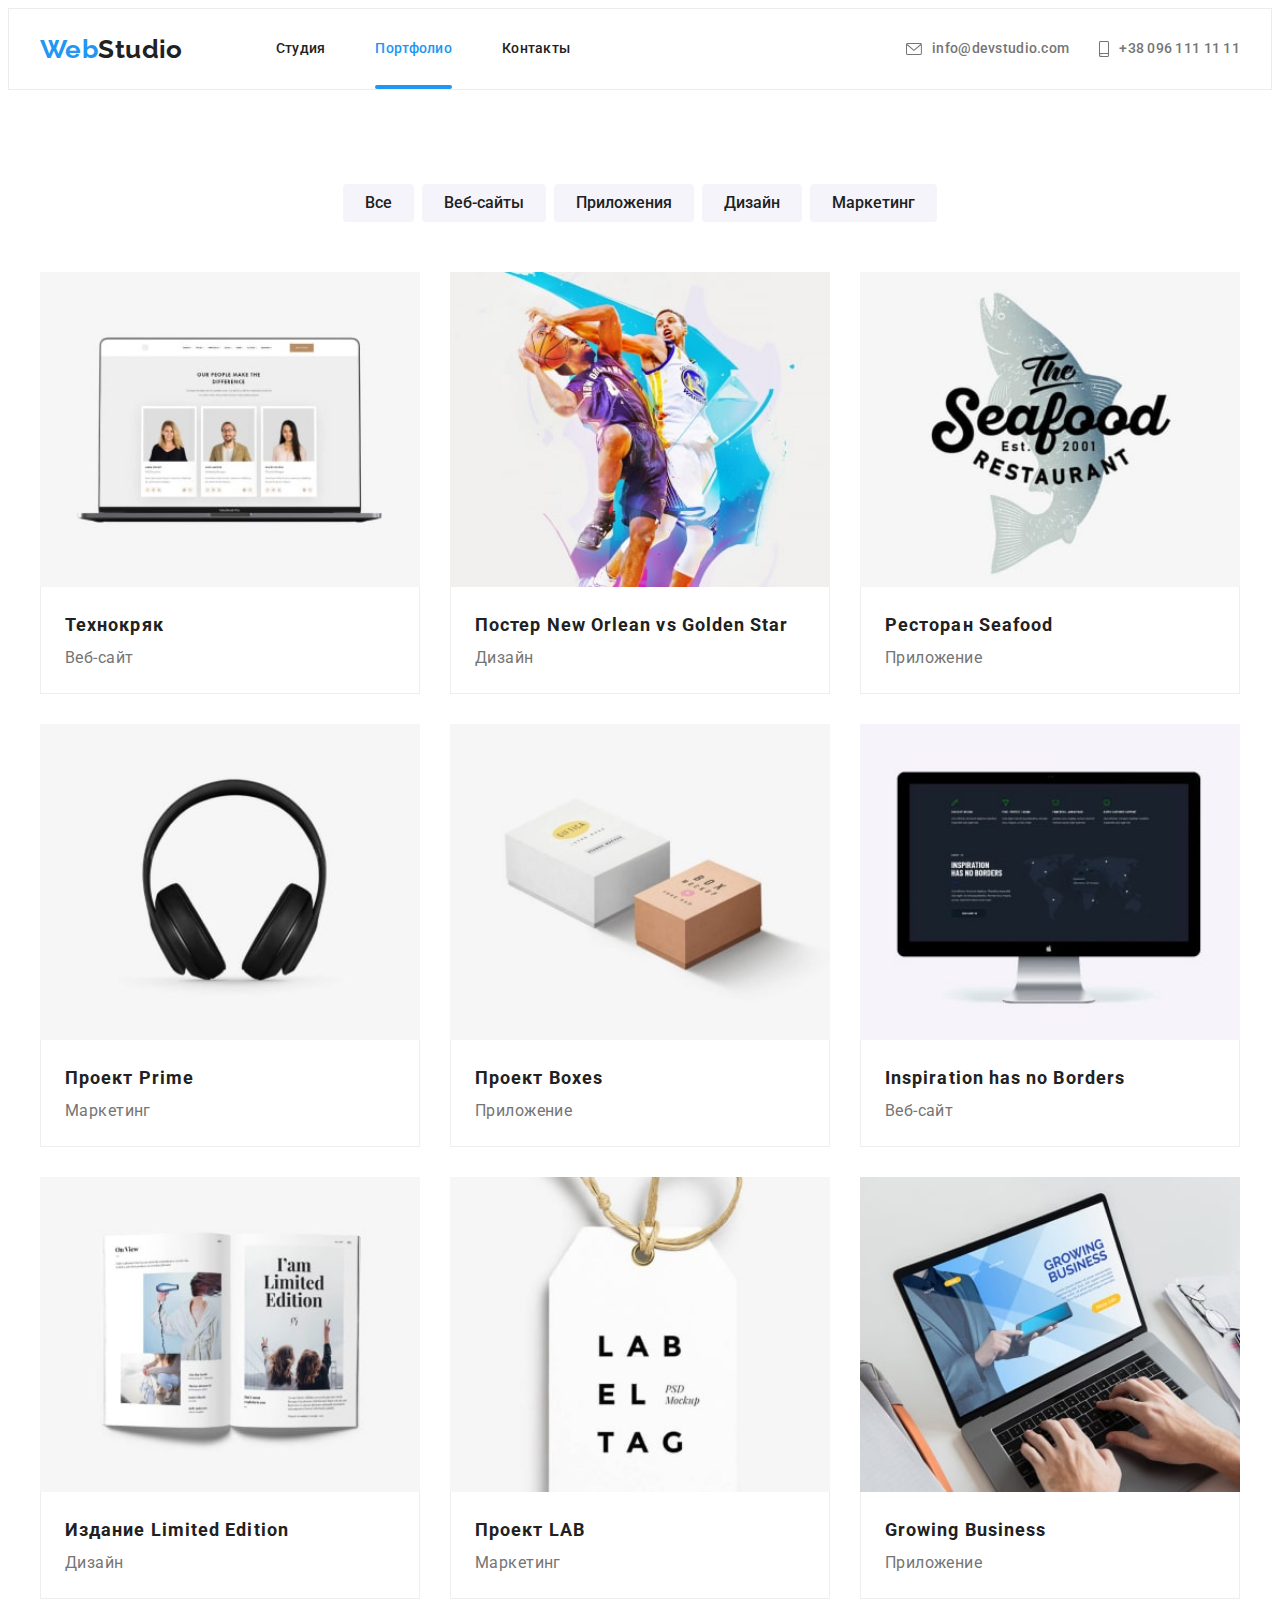
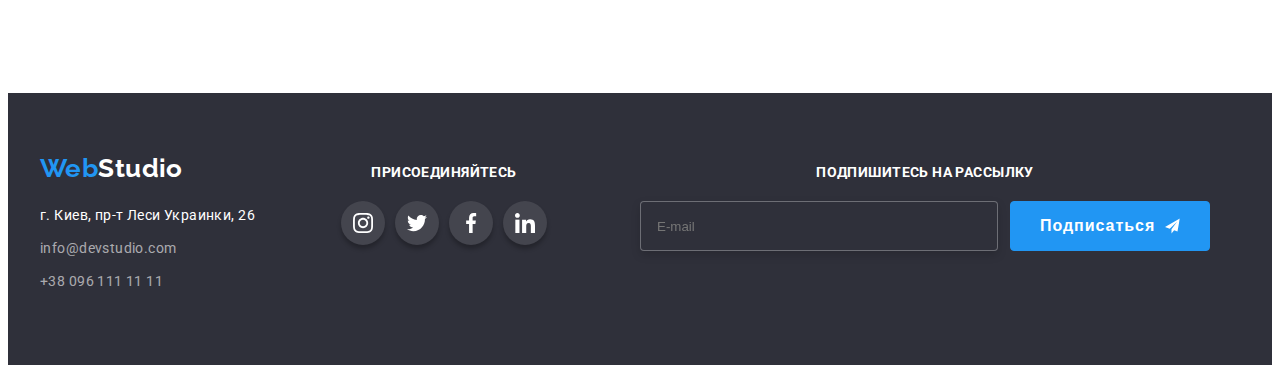
<file: portfolio.html>
<!DOCTYPE html>
<html lang="ru">
  <head>
    <meta charset="UTF-8" />
    <meta http-equiv="X-UA-Compatible" content="IE=edge" />
    <meta name="viewport" content="width=device-width, initial-scale=1.0" />
    <title>Document</title>
    <link rel="preconnect" href="https://fonts.googleapis.com" />
    <link rel="preconnect" href="https://fonts.gstatic.com" crossorigin />
    <link
      href="https://fonts.googleapis.com/css2?family=Raleway:wght@700&family=Roboto:wght@400;500;700;900&display=swap"
      rel="stylesheet"
    />
    <link
      rel="stylesheet"
      href="https://cdnjs.cloudflare.com/ajax/libs/modern-normalize/1.1.0/modern-normalize.min.css"
      integrity="sha512-wpPYUAdjBVSE4KJnH1VR1HeZfpl1ub8YT/NKx4PuQ5NmX2tKuGu6U/JRp5y+Y8XG2tV+wKQpNHVUX03MfMFn9Q=="
      crossorigin="anonymous"
      referrerpolicy="no-referrer"
    />
    <link rel="stylesheet" href="./css/main.min.css" />
  </head>
  <body>
    <header class="header line-portfolio">
      <div class="container header-nav">
        <a class="header-logo link" href=""
          >Web<span class="studio">Studio</span></a
        >

        <button type="button" class="menu-open-btn">
          <svg class="mob-svg-open" width="40" height="40">
            <use href="./img/symbol-defs.svg#icon-menu-40px"></use>
          </svg>
        </button>

        <nav class="header-navigation">
          <ul class="menu-nav list">
            <li class="menu-nav__item">
              <a href="./index.html" class="menu-nav__link link">Студия</a>
            </li>
            <li class="menu-nav__item">
              <a href="./portfolio.html" class="menu-nav__link link current"
                >Портфолио</a
              >
            </li>
            <li class="menu-nav__item">
              <a href="" class="menu-nav__link link">Контакты</a>
            </li>
          </ul>
        </nav>
        <ul class="header-contact">
          <li class="header-contact__item">
            <a
              class="header-contact__link header-mail link"
              href="mailto:info@devstudio.com "
            >
              <svg class="header__icon mail" width="16" height="12">
                <use href="./img/symbol-defs.svg#icon-mail"></use>
              </svg>
              info@devstudio.com</a
            >
          </li>
          <li class="header-contact__item">
            <a
              class="header-contact__link header-tel link"
              href="tel:+380961111111"
            >
              <svg class="header__icon tel" width="10" height="16">
                <use href="./img/symbol-defs.svg#icon-smartphone"></use>
              </svg>
              +38 096 111 11 11</a
            >
          </li>
        </ul>
      </div>
      <div class="mob-menu is-hidden">
        <div class="container">
          <div class="mob-menu-top">
            <button type="button" class="menu-close-btn">
              <svg class="mob-svg-close" width="40" height="40">
                <use href="./img/symbol-defs.svg#icon-close-40px"></use>
              </svg>
            </button>

            <nav class="mob-navigation">
              <ul class="mob-menu-nav list">
                <li class="mob-menu-nav__item">
                  <a class="mob-menu-nav__link link" href="./index.html"
                    >Студия</a
                  >
                </li>
                <li class="mob-menu-nav__item">
                  <a
                    class="mob-menu-nav__link link current"
                    href="./portfolio.html"
                    >Портфолио</a
                  >
                </li>
                <li class="mob-menu-nav__item">
                  <a href="" class="mob-menu-nav__link link">Контакты</a>
                </li>
              </ul>
            </nav>
          </div>
          <div class="mob-menu-container">
            <ul class="mob-contact">
              <li class="mob-contact__item">
                <a
                  class="mob-contact__link mob-header-tel link"
                  href="tel:+380961111111"
                >
                  +38 096 111 11 11</a
                >
              </li>
              <li class="mob-contact__item">
                <a
                  class="mob-contact__link mob-header-mail link"
                  href="mailto:info@devstudio.com "
                >
                  info@devstudio.com</a
                >
              </li>
            </ul>
            <ul class="mob-social">
              <li class="mob-social-item">
                <a
                  href=""
                  class="mob-social-link"
                  target="_blank"
                  rel="noopener norefferer nofollow"
                  >Instagram</a
                >
              </li>
              <li class="mob-social-item">
                <a
                  href=""
                  class="mob-social-link"
                  target="_blank"
                  rel="noopener norefferer nofollow"
                  >Twitter</a
                >
              </li>
              <li class="mob-social-item">
                <a
                  href=""
                  class="mob-social-link"
                  target="_blank"
                  rel="noopener norefferer nofollow"
                  >Facebook</a
                >
              </li>
              <li class="mob-social-item">
                <a
                  href=""
                  class="mob-social-link"
                  target="_blank"
                  rel="noopener norefferer nofollow"
                  >LinkedIn</a
                >
              </li>
            </ul>
          </div>
        </div>
      </div>
    </header>
    <main>
      <section class="portfolio">
        <div class="container">
          <!--Фільтр-->
          <ul class="filter list">
            <li class="filter__item">
              <button class="filter__btn" type="button">Все</button>
            </li>
            <li class="filter__item">
              <button class="filter__btn" type="button">Веб-сайты</button>
            </li>
            <li class="filter__item">
              <button class="filter__btn" type="button">Приложения</button>
            </li>
            <li class="filter__item">
              <button class="filter__btn" type="button">Дизайн</button>
            </li>
            <li class="filter__item">
              <button class="filter__btn" type="button">Маркетинг</button>
            </li>
          </ul>

          <!--поекти портфоліо-->
          <h1 class="portfolio-title-first visually-hidden">Портфолио</h1>
          <ul class="project project-list list">
            <li class="project__item portfolio-item">
              <a class="project__link link" href="">
                <div class="project__img">
                  <img
                    srcset="
                      ./img/portfolio/desktop/technokrjak1x.jpg 370w,
                      ./img/portfolio/tab/tab-technokrjak1x.jpg 354w,
                      ./img/portfolio/mob/mob-tehnokrjar1x.jpg  450w,
                      ./img/portfolio/desktop/technokrjak2x.jpg 540w,
                      ./img/portfolio/tab/tab-technokrjak2x.jpg 708w,
                      ./img/portfolio/mob/mob-tehnokrjar2x.jpg  900w
                    "
                    scr="./img/portfolio/tehnokrjar.jpg"
                    alt="restaurantseafoo "
                    sizes=" (max-width: 1200px) 370px, (min-width: 768px) 354px, (min-width: 480px) 450px"
                  />

                  <p class="project__text overlay">
                    Ресурс предлагает комплексные предложения с разным уровнем
                    функционала и сервисов. Все это позволит посетителю получить
                    исчерпывающие сведения о компании или частном лице.
                  </p>
                </div>
                <div class="project-card portfolio-section">
                  <h2 class="project-card__title">Технокряк</h2>
                  <p class="project-card__text">Веб-сайт</p>
                </div>
              </a>
            </li>
            <li class="project__item portfolio-item">
              <a class="project__link link" href="">
                <div class="project__img">
                  <img
                    srcset="
                      ./img/portfolio/desktop/posternew1x.jpg 370w,
                      ./img/portfolio/tab/tab-posternew1x.jpg 354w,
                      ./img/portfolio/mob/mob-posternew1x.jpg 450w,
                      ./img/portfolio/desktop/posternew2x.jpg 540w,
                      ./img/portfolio/tab/tab-posternew2x.jpg 708w,
                      ./img/portfolio/mob/mob-posternew2x.jpg 900w
                    "
                    scr="./img/portfolio/posternew.jpg"
                    alt="posternew "
                    sizes=" (max-width: 1199px) 370px, (min-width: 768px) 354px, (min-width: 480px) 450px"
                  />

                  <!--img
                    src="./img/portfolio/posternew.jpg"
                    alt="posternew"
                    width="370"
                  /-->
                  <p class="overlay">
                    Ресурс предлагает комплексные предложения с разным уровнем
                    функционала и сервисов. Все это позволит посетителю получить
                    исчерпывающие сведения о компании или частном лице.
                  </p>
                </div>
                <div class="project-card portfolio-section">
                  <h2 class="project-card__title">
                    Постер New Orlean vs Golden Star
                  </h2>
                  <p class="project-card__text">Дизайн</p>
                </div>
              </a>
            </li>
            <li class="project__item portfolio-item">
              <a class="project__link link" href="">
                <div class="project__img">
                  <img
                    srcset="
                      ./img/portfolio/desktop/restaurantseafood1x.jpg 370w,
                      ./img/portfolio/tab/tab-restaurantseafood1x.jpg 354w,
                      ./img/portfolio/mob/mob-restaurantseafood1x.jpg 450w,
                      ./img/portfolio/desktop/restaurantseafood2x.jpg 540w,
                      ./img/portfolio/tab/tab-restaurantseafood2x.jpg 708w,
                      ./img/portfolio/mob/mob-restaurantseafood2x.jpg 900w
                    "
                    scr="./img/portfolio/restaurantseafood.jpg"
                    alt="restaurantseafoo "
                    sizes=" (max-width: 1200px) 370px, (min-width: 768px) 354px, (min-width: 480px) 450px"
                  />

                  <!--<img
                    src="./img/portfolio/restaurantseafood.jpg"
                    alt="restaurantseafood"
                    width="370"
                  />-->
                  <p class="overlay">
                    Ресурс предлагает комплексные предложения с разным уровнем
                    функционала и сервисов. Все это позволит посетителю получить
                    исчерпывающие сведения о компании или частном лице.
                  </p>
                </div>
                <div class="project-card portfolio-section">
                  <h2 class="project-card__title">Ресторан Seafood</h2>
                  <p class="project-card__text">Приложение</p>
                </div>
              </a>
            </li>
            <li class="project__item portfolio-item">
              <a class="project__link link" href="">
                <div class="project__img">
                  <img
                    srcset="
                      ./img/portfolio/desktop/prime1x.jpg 370w,
                      ./img/portfolio/tab/tab-prime1x.jpg 354w,
                      ./img/portfolio/mob/mob-prime1x.jpg 450w,
                      ./img/portfolio/desktop/prime2x.jpg 540w,
                      ./img/portfolio/tab/tab-prime2x.jpg 708w,
                      ./img/portfolio/mob/mob-prime2x.jpg 900w
                    "
                    scr="./img/portfolio/proektprime.jpg"
                    alt="prime "
                    sizes=" (max-width: 1200px) 370px, (min-width: 768px) 354px, (min-width: 480px) 450px"
                  />

                  <!--img
                    src="./img/portfolio/proektprime.jpg"
                    alt="proektprime"
                    width="370"
                  /-->
                  <p class="overlay">
                    Ресурс предлагает комплексные предложения с разным уровнем
                    функционала и сервисов. Все это позволит посетителю получить
                    исчерпывающие сведения о компании или частном лице.
                  </p>
                </div>
                <div class="project-card portfolio-section">
                  <h2 class="project-card__title">Проект Prime</h2>
                  <p class="project-card__text">Маркетинг</p>
                </div>
              </a>
            </li>
            <li class="project__item portfolio-item">
              <a class="project__link link" href="">
                <div class="project__img">
                  <img
                    srcset="
                      ./img/portfolio/desktop/proektboxes1x.jpg 370w,
                      ./img/portfolio/tab/tab-proektboxes1x.jpg 354w,
                      ./img/portfolio/mob/mob-boxes1x.jpg       450w,
                      ./img/portfolio/desktop/proektboxes2x.jpg 540w,
                      ./img/portfolio/tab/tab-proektboxes2x.jpg 708w,
                      ./img/portfolio/mob/mob-boxes2x.jpg       900w
                    "
                    scr="./img/portfolio/proektboxes.jpg"
                    alt="proektboxes "
                    sizes=" (max-width: 1200px) 370px, (min-width: 768px) 354px, (min-width: 480px) 450px"
                  />
                  <!--img
                    src="./img/portfolio/proektboxes.jpg"
                    alt="proektboxes"
                    width="370"
                  /-->
                  <p class="overlay">
                    Ресурс предлагает комплексные предложения с разным уровнем
                    функционала и сервисов. Все это позволит посетителю получить
                    исчерпывающие сведения о компании или частном лице.
                  </p>
                </div>
                <div class="project-card portfolio-section">
                  <h2 class="project-card__title">Проект Boxes</h2>
                  <p class="project-card__text">Приложение</p>
                </div>
              </a>
            </li>
            <li class="project__item portfolio-item">
              <a class="project__link link" href="">
                <div class="project__img">
                  <img
                    srcset="
                      ./img/portfolio/desktop/nspiration1x.jpg  370w,
                      ./img/portfolio/tab/tab-nspiration1x.jpg  354w,
                      ./img/portfolio/mob/mob-inspiration1x.jpg 450w,
                      ./img/portfolio/desktop/nspiration2x.jpg  540w,
                      ./img/portfolio/tab/tab-nspiration2x.jpg  708w,
                      ./img/portfolio/mob/mob-inspiration2x.jpg 900w
                    "
                    scr="./img/portfolio/inspiration.jpg"
                    alt="nspiration "
                    sizes=" (max-width: 1200px) 370px, (min-width: 768px) 354px, (min-width: 480px) 450px"
                  />
                  <!--img
                    src="./img/portfolio/inspiration.jpg"
                    alt="inspiration"
                    width="370"
                  /-->
                  <p class="overlay">
                    Ресурс предлагает комплексные предложения с разным уровнем
                    функционала и сервисов. Все это позволит посетителю получить
                    исчерпывающие сведения о компании или частном лице.
                  </p>
                </div>
                <div class="project-card portfolio-section">
                  <h2 class="project-card__title">
                    Inspiration has no Borders
                  </h2>
                  <p class="project-card__text">Веб-сайт</p>
                </div>
              </a>
            </li>
            <li class="project__item portfolio-item">
              <a class="project__link link" href="">
                <div class="project__img">
                  <img
                    srcset="
                      ./img/portfolio/desktop/limitededition1x.jpg 370w,
                      ./img/portfolio/tab/tab-limitededition1x.jpg 354w,
                      ./img/portfolio/mob/mob-limitededition1x.jpg 450w,
                      ./img/portfolio/desktop/limitededition2x.jpg 540w,
                      ./img/portfolio/tab/tab-limitededition2x.jpg 708w,
                      ./img/portfolio/mob/mob-limitededition2x.jpg 900w
                    "
                    scr="./img/portfolio/limitededition.jpg"
                    alt="limitededition "
                    sizes=" (max-width: 1200px) 370px, (min-width: 768px) 354px, (min-width: 480px) 450px"
                  />
                  <!--img
                    src="./img/portfolio/limitededition.jpg"
                    alt="limitededition"
                    width="370"
                  /-->
                  <p class="overlay">
                    Ресурс предлагает комплексные предложения с разным уровнем
                    функционала и сервисов. Все это позволит посетителю получить
                    исчерпывающие сведения о компании или частном лице.
                  </p>
                </div>
                <div class="project-card portfolio-section">
                  <h2 class="project-card__title">Издание Limited Edition</h2>
                  <p class="project-card__text">Дизайн</p>
                </div>
              </a>
            </li>
            <li class="project__item portfolio-item">
              <a class="project__link link" href="">
                <div class="project__img">
                  <img
                    srcset="
                      ./img/portfolio/desktop/lab1x.jpg 370w,
                      ./img/portfolio/tab/tab-lab1x.jpg 354w,
                      ./img/portfolio/mob/mob-lab1x.jpg 450w,
                      ./img/portfolio/desktop/lab2x.jpg 540w,
                      ./img/portfolio/tab/tab-lab2x.jpg 708w,
                      ./img/portfolio/mob/mob-lab2x.jpg 900w
                    "
                    scr="./img/portfolio/lab.jpg"
                    alt="lab "
                    sizes=" (max-width: 1200px) 370px, (min-width: 768px) 354px, (min-width: 480px) 450px"
                  />

                  <!--img src="./img/portfolio/lab.jpg" alt="lab" width="370" /-->
                  <p class="overlay">
                    Ресурс предлагает комплексные предложения с разным уровнем
                    функционала и сервисов. Все это позволит посетителю получить
                    исчерпывающие сведения о компании или частном лице.
                  </p>
                </div>
                <div class="project-card portfolio-section">
                  <h2 class="project-card__title">Проект LAB</h2>
                  <p class="project-card__text">Маркетинг</p>
                </div>
              </a>
            </li>
            <li class="project__item portfolio-item">
              <a class="project__link link" href="">
                <div class="project__img">
                  <img
                    srcset="
                      ./img/portfolio/desktop/growingbusiness1x.jpg 370w,
                      ./img/portfolio/tab/tab-growingbusiness1x.jpg 354w,
                      ./img/portfolio/mob/mob-growingbusiness1x.jpg 450w,
                      ./img/portfolio/desktop/growingbusiness2x.jpg 540w,
                      ./img/portfolio/tab/tab-growingbusiness2x.jpg 708w,
                      ./img/portfolio/mob/mob-growingbusiness2x.jpg 900w
                    "
                    scr="./img/portfolio/growingbusiness.jpg"
                    alt="growingbusiness"
                    sizes=" (max-width: 1200px) 370px, (min-width: 768px) 354px, (min-width: 480px) 450px"
                  />
                  <!--img
                    src="./img/portfolio/growingbusiness.jpg"
                    alt="growingbusiness"
                    width="370"
                  /-->
                  <p class="overlay">
                    Ресурс предлагает комплексные предложения с разным уровнем
                    функционала и сервисов. Все это позволит посетителю получить
                    исчерпывающие сведения о компании или частном лице.
                  </p>
                </div>
                <div class="project-card portfolio-section">
                  <h2 class="project-card__title">Growing Business</h2>
                  <p class="project-card__text">Приложение</p>
                </div>
              </a>
            </li>
          </ul>
        </div>
      </section>
    </main>

    <footer class="footer">
      <div class="container footer-container">
        <div class="footermain">
          <a class="footer-logo link" href=""
            >Web<span class="footer-studio">Studio</span></a
          >
          <address class="address">
            <ul class="address__list footer-list list">
              <li class="address__item footer-item">
                <a
                  class="address__link footer-address link"
                  href="https://goo.gl/maps/f1McvQRz6KP4o4kd8"
                  target="blank"
                  rel="noopener noreferrer"
                >
                  г. Киев, пр-т Леси Украинки, 26</a
                >
              </li>
              <li class="address__item footer-item">
                <a
                  class="address__link mail-footer link"
                  href="mailto:info@devstudio.com "
                  >info@devstudio.com</a
                >
              </li>
              <li class="address__item footer-item">
                <a
                  class="address__link footer-tel link"
                  href="tel:+380961111111"
                  >+38 096 111 11 11</a
                >
              </li>
            </ul>
          </address>
        </div>
        <div class="footer-icon">
          <p class="footer-text">Присоединяйтесь</p>
          <ul class="footer-icon-list list">
            <li class="footer-icon-item">
              <a class="footer-link-item" href="">
                <svg class="icon-footer" width="20" height="20">
                  <use href="./img/symbol-defs.svg#icon-instagram"></use>
                </svg>
              </a>
            </li>
            <li class="footer-icon-item">
              <a class="footer-link-item" href="">
                <svg class="" width="20" height="20">
                  <use href="./img/symbol-defs.svg#icon-twitter"></use>
                </svg>
              </a>
            </li>
            <li class="footer-icon-item">
              <a class="footer-link-item" href="">
                <svg class="" width="20" height="20">
                  <use href="./img/symbol-defs.svg#icon-facebook"></use>
                </svg>
              </a>
            </li>
            <li class="footer-icon-item">
              <a class="footer-link-item" href="">
                <svg class="" width="20" height="20">
                  <use href="./img/symbol-defs.svg#icon-linkedin"></use>
                </svg>
              </a>
            </li>
          </ul>
        </div>

        <!--підписка на розсилку-->

        <div class="mail-input-form">
          <p class="input-text">Подпишитесь на рассылку</p>

          <form class="input-form">
            <label class="mail-input-label">
              <input
                type="email"
                name="mail"
                placeholder="E-mail"
                class="mail-input"
              />
            </label>

            <button class="footer-bg" type="submit">
              Подписаться
              <svg class="icon-svg-footer" width="24" height="24">
                <use href="./img/symbol-defs.svg#icon-send"></use>
              </svg>
            </button>
          </form>
        </div>
      </div>
    </footer>
    <script defer src="./js/menu.js"></script>
  </body>
</html>
</file>
<file: css/main.min.css>
:root{--title-text-color: #212121;--hero-text-color: #FFFFFF;--primary-text-color: #757575;--btn-second-color: #188CE8;--accent-color: #2196F3;--background-team-color: #F5F4FA;--background-color: #2F303A;--background-portfolio: #E5E5E5;--border-color: #ECECEC;--vector-color: #000000;--container-border-color: #EEEEEE;--icon-color: #AFB1B8}body{font-family:Roboto, sans-serif;font-style:normal;font-size:14px;letter-spacing:0.03em;color:var(--title-text-color);background-color:var(--hero-text-color)}p,h1,h2,h3,h4,h5,h6{margin:0}ul{padding:0;margin:0;list-style:none}a{text-decoration:none}img{display:block;width:100%;height:auto}.container{width:100%;padding-left:15px;padding-right:15px;margin:0 auto}@media screen and (min-width: 480px){.container{max-width:480px}}@media screen and (min-width: 768px){.container{max-width:768px}}@media screen and (min-width: 1200px){.container{max-width:1200px}}.visually-hidden{position:absolute;white-space:nowrap;width:1px;height:1px;overflow:hidden;border:0;padding:0;clip:rect(0 0 0 0);clip-path:inset(50%);margin:-1px}.link{text-decoration:none}.list{list-style:none;padding-left:0;margin:0}@media screen and (max-width: 767px){.header-navigation{display:none}}.header{border-bottom:0px solid #ECECEC;background:#FFFFFF;width:100%;top:0%;left:50%;z-index:1}@media screen and (max-width: 767px){.header{padding-top:16px;padding-bottom:16px}}@media screen and (min-width: 1200px){.header{box-sizing:border-box}}.header .container{display:flex;align-items:center}@media screen and (max-width: 1199px){.header-logo{font-size:24px;line-height:1.17;font-family:Raleway, sans-serif;color:var(--accent-color);font-weight:700;font-size:26px;font-style:normal;margin-right:93px;padding:0}}@media screen and (min-width: 1200px){.header-logo{font-family:Raleway, sans-serif;color:var(--accent-color);font-weight:700;font-size:26px;font-style:normal;line-height:1.19;margin-right:93px;padding:0}}.studio{color:var(--title-text-color)}.menu-nav__link{font-weight:500;line-height:1.14;letter-spacing:0.02em;color:var(--title-text-color);transition:color 250ms cubic-bezier(0.4, 0, 0.2, 1)}.menu-nav__link:hover,.menu-nav__link:focus{color:var(--accent-color)}header a{padding:24px 0px}.menu-nav{display:flex;align-items:center}.menu-nav .link{display:block;padding-top:32px;padding-bottom:32px}.menu-nav .menu-nav__item:not(:last-child){margin-right:50px}.menu-nav .menu-nav__link{position:relative;padding-bottom:32px}.menu-nav .current::after{content:"";position:absolute;bottom:0;left:0;width:100%;height:4px;background:var(--accent-color);border-radius:2px}@media screen and (max-width: 767px){.header-contact{display:none}}@media screen and (min-width: 768px){.header-contact{display:block;margin-left:auto;text-align:start}}@media screen and (min-width: 1200px){.header-contact{display:flex;justify-content:center;margin-left:auto}}@media screen and (min-width: 1200px){.header-contact .header-contact__item+.header-contact__item{margin-left:30px}}.header-nav{display:flex;align-items:center}.header-mail{display:flex;justify-content:center;align-items:center;font-weight:500;line-height:1.14;letter-spacing:0.02em;color:var(--primary-text-color);transition:color 250ms cubic-bezier(0.4, 0, 0.2, 1)}@media screen and (max-width: 1199px){.header-mail{margin-bottom:10px}}.header-tel{display:flex;justify-content:center;align-items:center;font-weight:500;line-height:1.14;letter-spacing:0.02em;color:var(--primary-text-color);transition:color 250ms cubic-bezier(0.4, 0, 0.2, 1)}.header-contact__link:hover,.header-contact__link:focus{color:var(--accent-color)}.header-tel:hover,.header-tel:focus{color:var(--accent-color)}.current{color:var(--accent-color)}.mail{margin-right:10px;fill:currentColor}@media screen and (max-width: 1199px){.mail{width:14px;height:10px}}.tel{margin-right:10px;fill:currentColor}@media screen and (max-width: 1199px){.tel{width:10px;height:14px}}.header-contact__link:hover,.header-contact__link:focus{fill:var(--accent-color)}@media screen and (max-width: 1199px){.header-contact__link{padding:0;justify-content:flex-start}}.link{text-decoration:none}.list{list-style:none;padding-left:0;margin:0}.menu-open-btn{display:block;margin-left:auto;padding:0;position:absolute;top:10px;right:10px;fill:#000000;background-color:#ffffff;border:none}@media screen and (min-width: 768px){.menu-open-btn{display:none}}.menu-open-btn:hover,.menu-open-btn:focus{fill:var(--accent-color)}.menu-close-btn{position:absolute;display:block;margin-left:auto;padding:0;height:40px;top:10px;right:15px;fill:#000000;background-color:#ffffff;border:none}.menu-close-btn:hover,.menu-close-btn:focus{fill:var(--accent-color)}.mob-menu{position:fixed;z-index:1;top:0;left:0;width:100vw;height:100%;background-color:#ffffff;padding-top:48px;padding-bottom:48px;padding-left:40px;opacity:1;visibility:visible;transform:translateY(0%)}.mob-menu .container{display:flex;flex-direction:column;height:100%;justify-content:space-between;align-items:flex-start}.mob-menu.is-open{transform:translateX(0%)}.mob-menu-top{width:100%}.mob-menu.is-hidden{opacity:0;pointer-events:none;visibility:hidden;transform:translate(100%, 100%) scale(0.5)}.mob-navigation{display:block}.mob-menu-nav__item{position:relative}.mob-menu-nav__link{font-style:normal;font-weight:500;font-size:40px;line-height:1.18;text-align:center;letter-spacing:0.02em;color:#212121}.mob-menu-nav .mob-menu-nav__item:not(:last-child){margin-bottom:32px}.mob-menu-nav__link:hover,.mob-menu-nav__link:focus{color:var(--accent-color)}.mob-menu-nav__link:active{color:var(--accent-color)}.current{color:var(--accent-color)}.mob-contact{margin-bottom:64px;font-weight:500;font-size:14px;line-height:1.14;letter-spacing:0.02em;align-items:center;display:block;list-style:none;padding-left:0}.mob-header-mail{font-weight:500;font-size:24px;line-height:1.14;letter-spacing:0.02em;color:var(--primary-text-color)}.mob-header-tel{font-weight:500;font-size:24px;line-height:1.17;letter-spacing:0.02em;color:var(--accent-color);padding-top:0px;padding-bottom:0px}.mob-contact .mob-contact__item:not(:first-child){margin-top:32px}.mob-social{display:flex}.mob-social-link{font-weight:500;font-size:18px;line-height:1.22;letter-spacing:0.02em;color:var(--accent-color)}@media screen and (max-width: 479px){.mob-social-link{font-size:calc((100vw - 320px)/160*6 + 12px)}}.mob-social .mob-social-item:not(:last-child){padding-right:10px;border-right:1px solid rgba(33,33,33,0.2)}.mob-social-item+.mob-social-item{margin-left:10px}.no-scroll{overflow:hidden}.hero.container{display:flex;max-width:100%;padding:0}@media screen and (min-width: 480px){.hero.container{width:480px;height:400px}}@media screen and (min-width: 768px){.hero.container{width:768px;height:400px}}@media screen and (min-width: 1200px){.hero.container{width:100%;height:600px}}.hero{text-align:center;padding:118px 0;min-height:400px;margin-left:auto;margin-right:auto;background-color:var(--background-color);background-image:linear-gradient(to right, rgba(47,48,58,0.4), rgba(47,48,58,0.4)),url(../img/hero/hero-mob.jpg);background-repeat:no-repeat;background-position:center;background-size:cover}@media (min-width: 768px){.hero{max-width:768px;padding:118px 0}}@media (min-width: 1200px){.hero{padding:200px 0;max-width:1600px}}@media screen and (min-device-pixel-ratio: 2), screen and (min-resolution: 192dpi), screen and (min-resolution: 2dppx){.hero{background-image:linear-gradient(to right, rgba(47,48,58,0.4), rgba(47,48,58,0.4)),url(../img/hero/hero-mob2x.jpg)}}@media (min-width: 768px){.hero{max-width:768px;background-image:linear-gradient(to right, rgba(47,48,58,0.4), rgba(47,48,58,0.4)),url(../img/hero/hero-tab.jpg)}}@media (min-width: 768px) and (min-resolution: 2dppx){.hero{background-image:linear-gradient(to right, rgba(47,48,58,0.4), rgba(47,48,58,0.4)),url(../img/hero/hero-tab2x.jpg)}}@media (min-width: 1200px){.hero{padding:200px 0;max-width:1600px;background-image:linear-gradient(to right, rgba(47,48,58,0.4), rgba(47,48,58,0.4)),url(../img/hero/hero.jpg)}}@media (min-width: 1200px) and (min-resolution: 2dppx){.hero{background-image:linear-gradient(to right, rgba(47,48,58,0.4), rgba(47,48,58,0.4)),url(../img/hero/hero2x.jpg)}}.hero__title{font-weight:900;max-width:696px;font-size:26px;text-align:center;letter-spacing:0.06em;text-transform:uppercase;color:var(--hero-text-color);margin-top:0;margin-bottom:30px;margin-left:auto;margin-right:auto}@media screen and (min-width: 768px){.hero__title{font-size:26px;line-height:1.62;margin-left:auto;margin-right:auto}}@media screen and (min-width: 1200px){.hero__title{font-size:44px;line-height:1.36;width:100%;height:auto;display:block}}.button{font-weight:700;font-size:16px;line-height:1.88;text-align:center;letter-spacing:0.06em;font-family:inherit;border-radius:4px;border:0px solid transparent;margin:0 auto;padding:10px 32px;color:var(--hero-text-color);background-color:var(--accent-color);cursor:pointer;transition:background-color 250ms cubic-bezier(0.4, 0, 0.2, 1);display:block}.button:hover,.button:focus{background-color:var(--btn-second-color)}@media screen and (max-width: 767.99px){.feature{margin-bottom:-30px}}@media screen and (min-width: 768px){.feature{display:flex;flex-wrap:wrap;margin-left:-30px}}@media screen and (min-width: 1200px){.feature{display:flex;margin-left:-30px}}@media screen and (min-width: 768px) and (max-width: 1199.99px){.feature__item{width:354px;width:calc(100% / 2 - 30px);margin-bottom:30px;margin-left:30px}}@media screen and (min-width: 1200px){.feature__item{width:270px;width:calc(100% / 4 - 30px);margin-left:30px;margin-bottom:0}}.feature__title{font-weight:700;font-size:14px;line-height:1.14;text-transform:uppercase;color:var(--title-text-color);margin-bottom:10px;text-align:center}@media screen and (min-width: 768px){.feature__title{text-align:inherit}}.feature__text{font-weight:400;line-height:1.71;color:var(--primary-text-color);letter-spacing:0.03em;margin-top:0;margin-bottom:0}.feature__icon{display:flex;align-items:center;justify-content:center;width:auto;height:120px;background-color:var(--background-team-color);border-radius:4px;margin-bottom:30px}.feature__svg{width:70px;height:70px;padding:0;margin:0}.specifics{margin-top:0;padding-top:60px;padding-bottom:60px}@media screen and (min-width: 1200px){.specifics{padding-top:94px;padding-bottom:94px}}@media screen and (max-width: 767px){.feature__item:not(:last-child){margin-bottom:30px}}.about{margin-top:0;padding:0 0 94px 0}@media screen and (max-width: 1199px){.about{display:none}}@media screen and (min-width: 1200px){.about{width:100%}}.about__title{font-weight:700;font-size:36px;line-height:1.17;text-align:center;color:var(--title-text-color);margin-bottom:50px}.about__list{display:flex;justify-content:center}.about__list>.item:not(:first-child){margin-left:30px}.box{position:relative}.text-about{position:absolute;bottom:0;left:0;display:flex;justify-content:center;align-items:center;width:370px;height:70px;font-style:normal;font-weight:700;font-size:14px;line-height:1.14;text-align:center;letter-spacing:0.03em;text-transform:uppercase;color:var(--hero-text-color);background-color:rgba(47,48,58,0.8)}.team{background-color:var(--background-team-color)}@media screen and (min-width: 768px){.team{display:flex}}.team__item{margin-bottom:30px;background-color:var(--hero-text-color);box-shadow:0px 1px 3px rgba(0,0,0,0.12),0px 1px 1px rgba(0,0,0,0.14),0px 2px 1px rgba(0,0,0,0.2);border-radius:0px 0px 4px 4px}@media screen and (min-width: 768px){.team__item{width:calc(100% / 2 - 30px);margin-left:30px}}@media screen and (min-width: 1200px){.team__item{margin-left:30px;margin-bottom:0}}.team__title{font-weight:500;font-size:16px;line-height:1.19;color:var(--title-text-color);text-align:center;margin-bottom:10px;letter-spacing:0.03em}.team__text{font-weight:400;font-size:16px;line-height:1.19;color:var(--primary-text-color);text-align:center;margin-bottom:16px;letter-spacing:0.03em}@media screen and (min-width: 480px){.team-list{margin-bottom:-30px}}@media screen and (min-width: 768px){.team-list{display:flex;flex-wrap:wrap;margin-left:-30px;margin-bottom:-30px}}@media screen and (min-width: 1200px){.team-list{display:flex;flex-wrap:nowrap;margin-left:-30px;margin-bottom:0px}}.section-team{padding-top:60px;padding-bottom:60px;background-color:var(--background-team-color)}@media screen and (min-width: 480px){.section-team{padding-top:60px;padding-bottom:60px}}@media screen and (min-width: 768px){.section-team{padding-top:60px;padding-bottom:60px}}@media screen and (min-width: 1200px){.section-team{display:flex;padding-top:94px;padding-bottom:94px}}.section__title-team{font-weight:700;font-size:36px;line-height:1.17;text-align:center;color:var(--title-text-color);margin-bottom:50px}@media screen and (max-width: 1199.99px){.section__title-team{font-size:28px;line-height:1.18}}@media screen and (min-width: 480px){.section__title-team{margin-bottom:30px}}@media screen and (min-width: 768px){.section__title-team{margin-bottom:30px}}@media screen and (min-width: 1200px){.section__title-team{margin-bottom:50px}}.name-team{padding-top:30px;padding-bottom:30px}.icon-team{display:flex;align-items:center;justify-content:center}.social{display:flex;justify-content:center}.social__link{display:flex;align-items:center;justify-content:center;width:44px;height:44px;fill:var(--icon-color);cursor:pointer;border-radius:50%;transition:background-color 250ms cubic-bezier(0.4, 0, 0.2, 1),fill 250ms cubic-bezier(0.4, 0, 0.2, 1),border-radius 250ms cubic-bezier(0.4, 0, 0.2, 1)}.social__link:hover,.social__link:focus,.social__link:active{fill:var(--hero-text-color);background-color:var(--accent-color);border-radius:50%}.icon-item:not(:last-child){margin-right:10px}.section{margin-top:0;padding-top:60px;padding-bottom:60px}@media screen and (min-width: 768px){.section{width:100}}@media screen and (min-width: 1200px){.section{margin-top:0;padding-top:94px;padding-bottom:94px}}.section__title{font-weight:700;font-size:28px;line-height:1.18;text-align:center;letter-spacing:0.03em;margin-bottom:30px}@media screen and (min-width: 1200px){.section__title{font-weight:700;font-size:36px;line-height:1.17;text-align:center;margin-bottom:50px}}@media screen and (max-width: 767.99px){.client{display:flex;flex-wrap:wrap;margin-bottom:-30px;margin-left:-30px}}@media screen and (min-width: 768px){.client{display:flex;flex-wrap:wrap;margin-bottom:-30px;margin-left:-30px}}@media screen and (min-width: 1200px){.client{display:flex;flex-wrap:nowrap;margin-left:-30px}}.client .client__item>.item :not(:last-child){margin-right:30px}@media screen and (max-width: 767.98px){.client__item{width:calc(100% / 2 - 30px);margin-bottom:30px;margin-left:30px}}@media screen and (min-width: 768px){.client__item{width:calc(100% / 3 - 30px);margin-bottom:30px;margin-left:30px}}@media screen and (min-width: 1200px){.client__item{width:calc(100% / 6 - 30px);margin-left:30px;margin-bottom:0}}.client__link{display:flex;justify-content:center;align-items:center;height:92px;margin:0;padding:0;border:1px solid var(--icon-color);border-radius:4px;box-sizing:border-box;cursor:pointer;fill:var(--icon-color);transition:fill 250ms cubic-bezier(0.4, 0, 0.2, 1),border 250ms cubic-bezier(0.4, 0, 0.2, 1)}@media screen and (min-width: 480px){.client__link{width:210px}}@media screen and (min-width: 768px){.client__link{width:226px}}@media screen and (min-width: 1200px){.client__link{width:170px}}.client__link:active,.client__link:focus,.client__link:hover{fill:var(--accent-color);border:1px solid var(--accent-color);box-sizing:border-box;border-radius:4px}.footer{background-color:var(--background-color);padding-top:60px;padding-bottom:60px;text-align:center}.footer-container{width:100%}@media screen and (max-width: 767.99px){.footer-container{display:block;text-align:center}}@media screen and (min-width: 768px) and (max-width: 1199px){.footer-container{display:flex;flex-wrap:wrap;justify-content:space-around}}@media screen and (min-width: 1200px){.footer-container{display:flex;align-items:baseline;width:100%}}.footer-logo{font-family:'Raleway', sans-serif;font-weight:700;font-size:26px;line-height:1.19;color:var(--accent-color);display:inline-block}@media screen and (max-width: 767px){.footer-logo{margin-bottom:20px}}@media screen and (min-width: 768px){.footer-logo{margin-bottom:20px}}@media screen and (min-width: 1200px){.footer-logo{margin-bottom:20px;margin-left:0}}@media screen and (min-width: 767.99px){.footermain{max-width:232px}}@media screen and (min-width: 1200px){.footermain{width:231px;text-align:start}}.footer-studio{color:var(--hero-text-color)}address{font-style:normal}.address{width:232px}@media screen and (max-width: 767.99px){.address{width:100%;margin-bottom:60px}}@media screen and (min-width: 768px){.address{margin-bottom:60px}}@media screen and (min-width: 1200px){.address{text-align:start;margin-left:0;margin-bottom:0}}.footer-address{font-weight:400;line-height:1.71;color:var(--hero-text-color)}.footer-tel{font-weight:400;line-height:1.71;color:rgba(255,255,255,0.6);transition:color 250ms cubic-bezier(0.4, 0, 0.2, 1)}.footer-tel:hover,.footer-tel:hover{color:var(--hero-text-color)}.mail-footer{font-weight:400;line-height:1.71;color:rgba(255,255,255,0.6);transition:color 250ms cubic-bezier(0.4, 0, 0.2, 1)}.mail-footer:hover,.mail-footer:focus{color:var(--hero-text-color)}.footer-list>.footer-item:not(:last-child){margin-bottom:9px}.footer-text{font-weight:700;font-size:14px;line-height:1.14;letter-spacing:0.03em;text-transform:uppercase;color:var(--hero-text-color);margin-bottom:20px}@media screen and (max-width: 767.99px){.footer-icon-list{display:flex;justify-content:center}}@media screen and (min-width: 768px){.footer-icon-list{display:flex;justify-content:center}}@media screen and (min-width: 1200px){.footer-icon-list{display:flex}}.footer-icon-item:not(:last-child){margin-right:10px}.footer-link-item{width:44px;height:44px;fill:var(--hero-text-color);display:flex;align-items:center;justify-content:center;background-color:rgba(255,255,255,0.1);border-radius:50%;box-shadow:0px 4px 4px rgba(0,0,0,0.25);cursor:pointer;transition:background-color 250ms cubic-bezier(0.4, 0, 0.2, 1)}@media screen and (max-width: 767px){.footer-icon{margin-bottom:30px}}@media screen and (min-width: 768px){.footer-icon{margin-bottom:60px;margin-top:5px;width:206px}}@media screen and (min-width: 1200px){.footer-icon{margin-left:70px}}.footer-link-item:hover,.footer-link-item:focus{background-color:var(--accent-color)}@media screen and (min-width: 768px){.mail-input-form{width:450px}}@media screen and (min-width: 1200px){.mail-input-form{margin-left:93px;width:570px}}.input-text{margin-bottom:20px;font-weight:700;font-size:14px;line-height:1.14;text-transform:uppercase;color:var(--hero-text-color)}@media screen and (max-width: 767.99px){.input-form{display:block;text-align:center}}@media screen and (min-width: 768px){.input-form{display:block;max-width:450px;height:auto;text-align:center;margin-right:auto;margin-left:auto}}@media screen and (min-width: 1200px){.input-form{display:flex;justify-content:flex-end;max-width:570px;height:auto;text-align:left}}.mail-input{padding:15px 16px;width:100%;height:50px;box-sizing:border-box;border:1px solid rgba(255,255,255,0.3);border-radius:4px;filter:drop-shadow(0px 4px 4px rgba(0,0,0,0.15));background:var(--background-color);color:var(--hero-text-color);outline:none}@media screen and (max-width: 767.99px){.mail-input{margin-bottom:20px;margin-left:auto;margin-right:auto}}@media screen and (min-width: 768px){.mail-input{margin-bottom:20px}}@media screen and (min-width: 1200px){.mail-input{margin-right:12px;margin-bottom:0px;width:358px}}@media screen and (max-width: 1199.99px){.mail-input-form{display:block;max-width:450px;height:auto;text-align:center}}.footer-bg{width:200px;height:50px;padding:10px 29px;display:flex;align-items:center;font-weight:700;font-size:16px;line-height:1.87;text-align:center;letter-spacing:0.06em;margin-left:auto;margin-right:auto;border:1px solid var(--accent-color);border-radius:4px;background-color:var(--accent-color);color:var(--hero-text-color);cursor:pointer;transition:background-color 250ms cubic-bezier(0.4, 0, 0.2, 1)}.icon-svg-footer{margin-left:10px;width:24px;height:24px;fill:var(--hero-text-color)}.footer-bg:hover,.footer-bg:focus{background-color:var(--btn-second-color)}.backdrop{position:fixed;left:0;top:0;width:100vw;height:100vh;background:rgba(0,0,0,0.2);transition:opacity 250ms cubic-bezier(0.4, 0, 0.2, 1),visibility 250ms cubic-bezier(0.4, 0, 0.2, 1)}.backdrop.is-hidden{opacity:0;visibility:hidden}.modal{position:absolute;top:50%;left:50%;transform:translate(-50%, -50%);width:100%;opacity:1;background:var(--hero-text-color);box-shadow:0px 1px 3px rgba(0,0,0,0.12),0px 1px 1px rgba(0,0,0,0.14),0px 2px 1px rgba(0,0,0,0.2);border-radius:4px;justify-content:flex-end}@media screen and (min-width: 480px){.modal{width:450px}}@media screen and (min-width: 1199px){.modal{width:auto}}.btn-modal{position:absolute;top:8px;right:8px;display:flex;justify-content:center;align-items:center;padding:0;width:30px;height:30px;border-radius:50%;background:var(--hero-text-color);border:1px solid rgba(0,0,0,0.1);box-sizing:border-box;cursor:pointer}.close-icon{fill:var(--vector-color);transition:fill 250ms cubic-bezier(0.4, 0, 0.2, 1)}.close-icon:hover,.close-icon:focus{fill:var(--accent-color)}.windows-form{padding:40px}.form-title{display:block;font-weight:700;font-size:20px;line-height:1.15;text-align:center;letter-spacing:0.03em;color:var(--title-text-color);margin-bottom:12px}.icon-wrapper{position:relative;display:flex;align-items:center;justify-content:center;margin-bottom:10px}.form-element-label{position:relative;display:flex;margin-bottom:4px;font-size:12px;line-height:1.16;color:var(--primary-text-color)}.form-input{display:block;width:100%;height:40px;padding:12px 11px;outline:none;border:1px solid rgba(33,33,33,0.2);border-radius:4px;transition:fill 250ms cubic-bezier(0.4, 0, 0.2, 1),border 250ms cubic-bezier(0.4, 0, 0.2, 1)}.input{padding-left:42px}.form-icon-svg{position:absolute;top:50%;transform:translateY(-50%);left:12px;transition:fill 250ms cubic-bezier(0.4, 0, 0.2, 1)}.form-input:focus+.form-icon-svg{fill:var(--accent-color)}.form-input:hover+.form-icon-svg{fill:var(--accent-color)}.form-input:hover,.form-input:focus{fill:var(--accent-color);border:1px solid var(--accent-color)}.form-element label{margin-bottom:4px}.form-comment{display:flex;flex-direction:column;height:138px;margin-bottom:20px}label{color:var(--primary-text-color)}.form-comment ::placeholder{color:rgba(117,117,117,0.5)}.textarea{width:448px;height:120px;padding:12px 16px;border:1px solid rgba(33,33,33,0.2);box-sizing:border-box;border-radius:4px;margin-bottom:20px;font-weight:400;resize:none;cursor:pointer;transition:fill 250ms cubic-bezier(0.4, 0, 0.2, 1),border 250ms cubic-bezier(0.4, 0, 0.2, 1)}@media screen and (max-width: 1199px){.textarea{width:100%}}.textarea:hover,.textarea:focus{fill:var(--accent-color);border:1px solid var(--accent-color)}.textarea-form{height:120px;resize:none;font-family:inherit;font-size:100%;line-height:1.15}.textarea::placeholder{color:rgba(117,117,117,0.5);font-size:12px;line-height:1.17;letter-spacing:0.01em;font-weight:400}.checkbox{display:flex;margin-bottom:30px}.checkbox-input{cursor:pointer;margin-right:7px}.checkbox-label{display:flex;align-items:center;font-size:14px;line-height:1.71;letter-spacing:0.03em;color:var(--primary-text-color)}@media screen and (max-width: 1199px){.checkbox-label{font-weight:400;font-size:12px;line-height:1.17;letter-spacing:0.03em}}.checkbox-label::before{content:"";display:inline-block;width:16px;height:15px;margin-right:8.5px;border:2px solid var(--vector-color);background-image:url(../img/icon.svg/Vector.svg);background-repeat:no-repeat;background-position:50% 50%;cursor:pointer;transition:box-shadow 250ms cubic-bezier(0.4, 0, 0.2, 1),background-color 250ms cubic-bezier(0.4, 0, 0.2, 1)}@media screen and (max-width: 320px){.checkbox-label::before{width:20px;height:15px}}.checkbox-input:checked+.checkbox-label::before{background-color:var(--btn-second-color);border:0px}.box-link{color:var(--accent-color);margin-left:2px;font-weight:400;font-size:14px;line-height:1.71;letter-spacing:0.03em;text-decoration-line:underline}@media screen and (max-width: 1199px){.box-link{font-weight:400;font-size:12px;line-height:1.17;letter-spacing:0.03em}}.input-btn-modal{background:var(--accent-color);box-shadow:0px 4px 4px rgba(0,0,0,0.15);border-radius:4px;padding:10px 55px 10px 56px;border:0;font-weight:700;font-size:16px;line-height:1.87;display:flex;align-items:center;text-align:center;letter-spacing:0.06em;color:#FFFFFF;margin:auto;cursor:pointer;transition:background 250ms cubic-bezier(0.4, 0, 0.2, 1),box-shadow 250ms cubic-bezier(0.4, 0, 0.2, 1),color 250ms cubic-bezier(0.4, 0, 0.2, 1)}.input-btn-modal:hover,.input-btn-modal:focus{background:var(--btn-second-color);box-shadow:var(--btn-second-color)}.form-icon{position:absolute;top:50%;margin-left:12px;fill:var(--title-text-color);cursor:pointer;transition:fill 250ms cubic-bezier(0.4, 0, 0.2, 1)}.form-input:hover ~ .form-icon,.form-input:focus ~ .form-icon{fill:var(--accent-color)}.portfolio{padding:60px 0;width:100%}@media screen and (min-width: 1200px){.portfolio{padding:94px 0}}.filter__btn{display:inline-block;font-family:'Roboto', sans-serif;font-weight:500;font-size:16px;line-height:1.62;text-align:center;color:var(--title-text-color);cursor:pointer;background-color:var(--background-team-color);border:0 solid transparent;border:none;border-radius:4px;padding:6px 22px;transition:background-color 250ms cubic-bezier(0.4, 0, 0.2, 1),color 250ms cubic-bezier(0.4, 0, 0.2, 1),box-shadow 250ms cubic-bezier(0.4, 0, 0.2, 1)}.btn{color:var(--hero-text-color);background-color:var(--accent-color)}.filter__btn:hover,.filter__btn:focus{background-color:var(--accent-color);color:var(--hero-text-color);box-shadow:0px 3px 1px rgba(0,0,0,0.1),0px 1px 2px rgba(0,0,0,0.08),0px 2px 2px rgba(0,0,0,0.12);border-radius:4px}.project-card__title{font-weight:700;font-size:18px;line-height:2.0;letter-spacing:0.06em;color:var(--title-text-color)}.project-card__text{font-weight:400;font-size:16px;line-height:1.87;color:var(--primary-text-color)}@media screen and (max-width: 767px){.filter{display:flex;flex-wrap:wrap;margin-bottom:40px}}@media screen and (min-width: 768px){.filter{display:flex;flex-wrap:wrap;justify-content:center;margin-bottom:30px}}@media screen and (min-width: 1200px){.filter{display:flex;justify-content:center;margin-bottom:50px;justify-content:center}}.filter .filter__item:not(:last-child){margin-right:8px}@media screen and (max-width: 768px){.filter .filter__item:not(:last-child){margin-bottom:15px}}@media screen and (min-width: 768px){.project-list{display:flex;flex-wrap:wrap;margin:-15px}}.portfolio-item{width:100%}@media screen and (min-width: 320px) and (max-width: 767px){.portfolio-item{margin-bottom:30px}}@media screen and (min-width: 768px){.portfolio-item{width:calc((100% - 60px) / 2);margin:15px}}@media screen and (min-width: 1200px){.portfolio-item{width:calc((100% - 90px) / 3);margin:15px}}.project-list>.portfolio-item{transition:box-shadow 250ms cubic-bezier(0.4, 0, 0.2, 1)}.project-card{flex-grow:1;padding:20px 24px;background-color:#FFFFFF;border-right:1px solid var(--container-border-color);border-left:1px solid var(--container-border-color);border-bottom:1px solid var(--container-border-color)}.line-portfolio{border:1px solid var(--border-color)}.project .project__item:hover{box-shadow:0px 1px 1px rgba(0,0,0,0.12),0px 4px 4px rgba(0,0,0,0.06),1px 4px 6px rgba(0,0,0,0.16)}.project__img{position:relative;overflow:hidden}.project__link{display:flex;flex-direction:column;height:100%;transition:background-color 250ms cubic-bezier(0.4, 0, 0.2, 1),transform 250ms cubic-bezier(0.4, 0, 0.2, 1)}.overlay{position:absolute;top:0;left:0;width:100%;height:100%;overflow:auto;padding:63px 24px;color:var(--hero-text-color);font-weight:400;font-size:18px;line-height:1.56;overflow:hidden;transform:translateY(100%);transition:transform 250ms cubic-bezier(0.4, 0, 0.2, 1),background-color 250ms cubic-bezier(0.4, 0, 0.2, 1)}@media screen and (min-width: 320px) and (max-width: 400px){.overlay{font-size:14px}}.project__link:hover .overlay,.project__link:focus .overlay{transform:translateY(0%);background-color:rgba(33,150,243,0.9)}
/*# sourceMappingURL=main.min.css.map */
</file>
